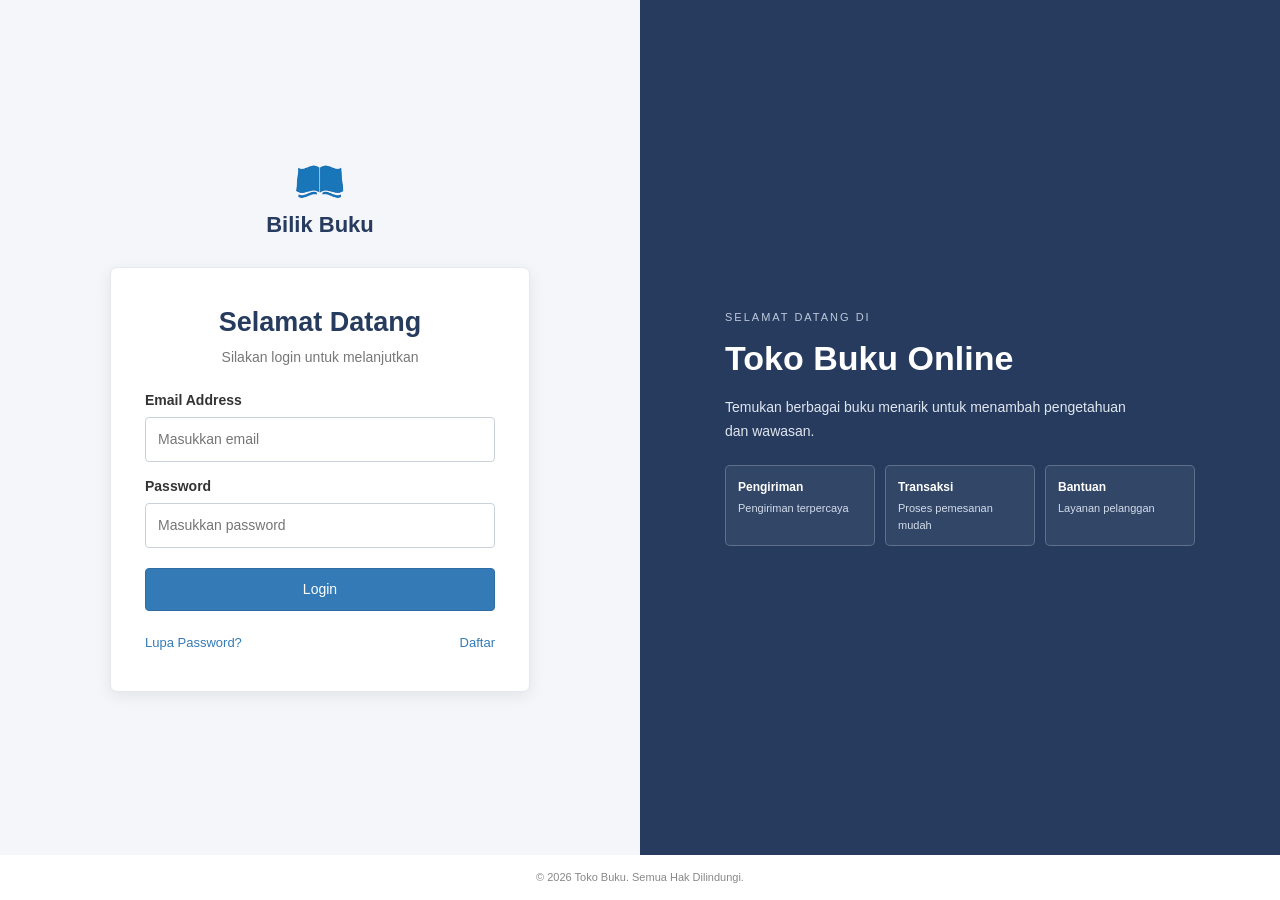
<file: TOKO_BUKU_UTS/index.html>
<!DOCTYPE html>
<html lang="id">
<head>
  <meta charset="UTF-8">
  <meta name="viewport" content="width=device-width, initial-scale=1.0">
  <title>Login - Bilik Buku</title>
  <link rel="stylesheet" href="./css/style.css">
  <script src="./js/data.js" defer></script>
  <script src="./js/script.js" defer></script>
</head>
<body class="login-page">
  <main class="login-layout">
    <!-- halaman login -->
    <section class="login-section">
      <header class="brand">
        <img src="./assets/toko buku.png" alt=""><br>
        <strong>Bilik Buku</strong>
      </header>
      <div class="login-box">
        <h1>Selamat Datang</h1>
        <p class="muted center">Silakan login untuk melanjutkan</p>
        <form id="formLogin">
          <label for="email">Email Address</label>
          <input type="email" id="email" name="email" placeholder="Masukkan email" required>
          <label for="pass">Password</label>
          <input type="password" id="pass" name="password" placeholder="Masukkan password" required>
          <button class="btn btn-primary full" type="submit">Login</button>
        </form>
        <div class="login-links">
          <button class="link-button" type="button" data-open-popup="popupLupaPassword">Lupa Password?</button>
          <button class="link-button" type="button" data-open-popup="popupDaftar">Daftar</button>
        </div>
      </div>
    </section>

    <!-- Halaman informasi -->
    <section class="info-section">
      <div class="info-content">
        <p class="eyebrow">SELAMAT DATANG DI</p>
        <h2>Toko Buku Online</h2>
        <p class="info-lead">Temukan berbagai buku menarik untuk menambah pengetahuan dan wawasan.</p>
        <br>
        <div class="service-list">
          <div class="service-item"><b>Pengiriman</b><span>Pengiriman terpercaya</span></div>
          <div class="service-item"><b>Transaksi</b><span>Proses pemesanan mudah</span></div>
          <div class="service-item"><b>Bantuan</b><span>Layanan pelanggan</span></div>
        </div>
      </div>
    </section>
  </main>
  <!-- Modal Lupa Password -->
  <div class="popup" id="popupLupaPassword" role="dialog" aria-modal="true" aria-labelledby="judulLupaPassword" aria-hidden="true">
    <div class="popup-box">
      <button class="popup-close" type="button" data-close-popup aria-label="Tutup">&times;</button>
      <h2 id="judulLupaPassword">Lupa Password</h2>
      <p class="muted">Masukkan email akun dan password baru Anda.</p>
      <form id="formLupaPassword">
        <label for="emailReset">Email Address</label>
        <input type="email" id="emailReset" placeholder="Masukkan email terdaftar" required>
        <label for="passwordBaru">Password Baru</label>
        <input type="password" id="passwordBaru" minlength="6" placeholder="Minimal 6 karakter" required>
        <label for="konfirmasiPassword">Konfirmasi Password</label>
        <input type="password" id="konfirmasiPassword" minlength="6" placeholder="Ulangi password baru" required>
        <button class="btn btn-primary full" type="submit">Simpan Password Baru</button>
      </form>
    </div>
  </div>

  <!-- Modal Daftar Akun -->
  <div class="popup" id="popupDaftar" role="dialog" aria-modal="true" aria-labelledby="judulDaftar" aria-hidden="true">
    <div class="popup-box">
      <button class="popup-close" type="button" data-close-popup aria-label="Tutup">&times;</button>
      <h2 id="judulDaftar">Daftar Akun Baru</h2>
      <p class="muted">Lengkapi data berikut untuk membuat akun pengguna.</p>
      <form id="formDaftar">
        <label for="namaDaftar">Nama Lengkap</label>
        <input type="text" id="namaDaftar" placeholder="Masukkan nama lengkap" required>
        <label for="emailDaftar">Email Address</label>
        <input type="email" id="emailDaftar" placeholder="Masukkan email aktif" required>
        <label for="passwordDaftar">Password</label>
        <input type="password" id="passwordDaftar" minlength="6" placeholder="Minimal 6 karakter" required>
        <label for="konfirmasiDaftar">Konfirmasi Password</label>
        <input type="password" id="konfirmasiDaftar" minlength="6" placeholder="Ulangi password" required>
        <button class="btn btn-primary full" type="submit">Daftar Sekarang</button>
      </form>
    </div>
  </div>

  <!-- footer -->
  <footer class="login-footer">© 2026 Toko Buku. Semua Hak Dilindungi.</footer>

</body>
</html>
</file>
<file: TOKO_BUKU_UTS/css/style.css>
/* Reset */
* {
    margin: 0;
    padding: 0;
    box-sizing: border-box;
}

:root {
    --navy: #263b5e;
    --blue: #337ab7;
    --light: #f4f6f9;
    --text: #333;
    --muted: #777;
    --border: #d9dee7;
}


/* style */
body {
    font-family: Arial, Helvetica, sans-serif;
    color: var(--text);
    background: var(--light);
    font-size: 14px;
    line-height: 1.5;
}

a {
    color: var(--blue);
    text-decoration: none;
}

button,
input,
select,
textarea {
    font: inherit;
}

button {
    cursor: pointer;
}

label {
    display: block;
    font-weight: bold;
    margin: 13px 0 6px;
}

input,
select,
textarea {
    width: 100%;
    padding: 11px 12px;
    border: 1px solid #cbd1da;
    border-radius: 4px;
    background: #fff;
    color: #333;
}

input:focus,
select:focus,
textarea:focus {
    outline: none;
    border-color: var(--blue);
    box-shadow: 0 0 0 2px rgba(51, 122, 183, .12);
}

.muted {
    color: var(--muted);
}

.center {
    text-align: center;
}

.small {
    font-size: 12px;
}

.hidden {
    display: none !important;
}


/* button */

.btn {
    display: inline-block;
    border: 1px solid transparent;
    border-radius: 4px;
    padding: 10px 15px;
    text-align: center;
}

.btn-primary {
    background: var(--blue);
    color: #fff;
    border-color: #2e6da4;
}

.btn-primary:hover {
    background: #286090;
}

.btn-light {
    background: #fff;
    color: #333;
    border-color: #ccc;
}

.btn-small {
    padding: 7px 11px;
    font-size: 12px;
}

.full {
    width: 100%;
}

.link-button {
    background: none;
    border: 0;
    color: var(--blue);
    font-size: 13px;
}

.link-button:hover {
    text-decoration: underline;
}

.action-btn {
    border: 0;
    background: none;
    color: var(--blue);
    margin-right: 8px;
}

.delete-btn {
    color: #b33;
}


/* login_page */

.login-page {
    background: #fff;
}

.login-layout {
    display: flex;
    min-height: calc(100vh - 45px);
}

.login-section,
.info-section {
    width: 50%;
    display: flex;
    flex-direction: column;
    justify-content: center;
    padding: 42px;
}

.login-section {
    align-items: center;
    background: #f5f6fa;
}

.brand {
    width: 100%;
    max-width: 420px;
    color: var(--navy);
    font-size: 22px;
    margin-bottom: 26px;
    text-align: center;
}

.brand img{
  width: 50px;
}

.brand-icon {
    font-size: 26px;
    margin-right: 8px;
}

.login-box {
    width: 100%;
    max-width: 420px;
    background: #fff;
    padding: 34px;
    border: 1px solid #e5e8ed;
    border-radius: 7px;
    box-shadow: 0 4px 16px rgba(0, 0, 0, .08);
}

.login-box h1 {
    text-align: center;
    color: var(--navy);
    font-size: 27px;
    margin-bottom: 5px;
}

.login-box > .muted {
    margin-bottom: 22px;
}

.login-box label {
    margin-top: 14px;
}

.login-box .btn {
    margin-top: 20px;
}

.login-links {
    display: flex;
    justify-content: space-between;
    align-items: center;
    gap: 12px;
    margin-top: 18px;
}

.login-links .link-button {
    padding: 4px 0;
}

.hint {
    text-align: center;
    color: #999;
    font-size: 11px;
    margin-top: 20px;
}

.info-section {
    background: var(--navy);
    color: #fff;
    align-items: center;
}

.info-content {
    max-width: 470px;
    width: 100%;
}

.eyebrow {
    font-size: 11px;
    letter-spacing: 2px;
    color: #bdc9da;
    margin-bottom: 8px;
}

.info-content h2 {
    font-size: 34px;
    margin-bottom: 12px;
}

.info-lead {
    color: #e0e6ef;
    line-height: 1.7;
    max-width: 410px;
}

.book-art {
    height: 165px;
    margin: 28px 0;
    background: rgba(255, 255, 255, .08);
    border: 1px solid rgba(255, 255, 255, .17);
    border-radius: 6px;
    display: flex;
    align-items: center;
    justify-content: center;
    gap: 5px;
    font-size: 90px;
    color: #f0c879;
}

.book-art span {
    font-size: 110px;
    color: #d9e3f0;
}

.service-list {
    display: grid;
    grid-template-columns: repeat(3, 1fr);
    gap: 10px;
}

.service-item {
    padding: 12px;
    border: 1px solid rgba(255, 255, 255, .22);
    border-radius: 5px;
    background: rgba(255, 255, 255, .06);
}

.service-item b,
.service-item span {
    display: block;
}

.service-item b {
    font-size: 12px;
}

.service-item span {
    font-size: 11px;
    color: #d3dceb;
    margin-top: 4px;
}

.login-footer {
    text-align: center;
    padding: 14px;
    color: #888;
    background: #fff;
    font-size: 11px;
}


/* PopUp */

.popup {
    display: none;
    position: fixed;
    inset: 0;
    background: rgba(0, 0, 0, .55);
    z-index: 1000;
    justify-content: center;
    align-items: center;
    padding: 18px;
}

.popup.show {
    display: flex;
}

.popup-box {
    position: relative;
    background: #fff;
    width: 100%;
    max-width: 410px;
    max-height: calc(100vh - 36px);
    overflow-y: auto;
    padding: 30px;
    border-radius: 7px;
    box-shadow: 0 8px 28px rgba(0, 0, 0, .25);
}

.popup-box h2 {
    color: var(--navy);
    margin-bottom: 7px;
}

.popup-box p {
    margin-bottom: 14px;
}

.popup-close {
    position: absolute;
    right: 13px;
    top: 10px;
    border: 0;
    background: transparent;
    font-size: 24px;
    color: #666;
}

.popup-box .btn {
    margin-top: 17px;
}

.popup-box form label:first-of-type {
    margin-top: 10px;
}

.popup-box .muted {
    color: var(--muted);
}

@media (max-width: 760px) {
    .login-layout { flex-direction: column; }
    .login-section, .info-section { width: 100%; padding: 30px 20px; }
    .info-content h2 { font-size: 28px; }
    .service-list { grid-template-columns: 1fr; }
    .login-footer { padding: 12px; }
    .popup-box { padding: 25px 22px; }
}


/* =========================================================
   7. TOPBAR & APPLICATION LAYOUT
   ========================================================= */

.topbar {
    height: 58px;
    background: var(--navy);
    color: #fff;
    display: flex;
    align-items: center;
    justify-content: space-between;
    padding: 0 25px;
}

.top-brand {
    color: #fff;
    font-size: 19px;
    font-weight: bold;
}

.top-right {
    display: flex;
    align-items: center;
    gap: 15px;
}

.app-layout {
    display: flex;
    min-height: calc(100vh - 58px);
}


/* sideBar */

.sidebar {
    width: 235px;
    flex-shrink: 0;
    background: #fff;
    border-right: 1px solid var(--border);
    padding: 22px 13px;
}

.side-title {
    font-size: 11px;
    color: #999;
    font-weight: bold;
    padding: 0 12px 12px;
}

.sidebar a {
    display: block;
    color: #444;
    padding: 11px 12px;
    border-radius: 4px;
    margin-bottom: 4px;
}

.sidebar a:hover,
.sidebar a.active {
    background: #eaf1f8;
    color: var(--navy);
    font-weight: bold;
}


/* Main Page */

.page-content {
    padding: 28px;
    width: calc(100% - 235px);
    max-width: 1500px;
    margin: 0 auto;
}

.page-heading {
    display: flex;
    align-items: center;
    justify-content: space-between;
    margin-bottom: 22px;
}

.page-heading h1 {
    font-size: 25px;
    color: var(--navy);
}

.date-label {
    color: #777;
    font-size: 12px;
}


/* Statistik Dasboard */

.stats-grid {
    display: grid;
    grid-template-columns: repeat(4, 1fr);
    gap: 15px;
    margin-bottom: 20px;
}

.stat-card,
.panel {
    background: #fff;
    border: 1px solid var(--border);
    border-radius: 5px;
}

.stat-card {
    padding: 19px;
}

.stat-card span {
    display: block;
    color: #777;
    font-size: 13px;
}

.stat-card strong {
    display: block;
    font-size: 25px;
    color: var(--navy);
    margin-top: 7px;
}


/* report */

.panel {
    padding: 22px;
    margin-bottom: 20px;
}

.panel h2 {
    font-size: 18px;
    color: var(--navy);
    margin-bottom: 15px;
}

.panel-heading {
    display: flex;
    justify-content: space-between;
    align-items: center;
    margin-bottom: 12px;
}

.panel-heading h2 {
    margin: 0;
}

.report-summary {
    display: flex;
    gap: 50px;
    margin-top: 18px;
}

.report-summary span,
.report-summary b {
    display: block;
}

.report-summary span {
    color: #777;
    font-size: 12px;
}

.report-summary b {
    font-size: 20px;
    color: var(--navy);
}


/* tabel */

.table-wrap {
    width: 100%;
    overflow-x: auto;
    margin-top: 15px;
}

table {
    width: 100%;
    border-collapse: collapse;
    min-width: 550px;
}

th,
td {
    text-align: left;
    padding: 11px 12px;
    border-bottom: 1px solid #e5e8ed;
}

th {
    background: #f3f5f8;
    color: #444;
    font-size: 12px;
}

td {
    font-size: 13px;
}

.empty {
    text-align: center;
    color: #888;
    padding: 24px;
}


/* toolbar form */

.toolbar {
    display: flex;
    justify-content: space-between;
    gap: 12px;
    margin-bottom: 18px;
}

.toolbar input {
    max-width: 360px;
}

.inline-form {
    display: grid;
    grid-template-columns: repeat(2, minmax(0, 1fr));
    gap: 12px;
    padding: 18px;
    background: #f7f8fa;
    border: 1px solid var(--border);
    border-radius: 5px;
    margin-bottom: 18px;
}

.inline-form label {
    margin-top: 0;
}

.form-actions {
    display: flex;
    align-items: end;
    gap: 8px;
}


/* Katalog buku */

.book-cell {
    display: flex;
    align-items: center;
    gap: 10px;
    min-width: 210px;
}

.book-cover-small {
    width: 42px;
    height: 58px;
    object-fit: cover;
    border-radius: 3px;
    border: 1px solid var(--border);
    background: #f5f5f5;
}

.book-cell span {
    font-weight: 600;
}

.qty-edit {
    width: 68px;
    padding: 7px 8px;
}


/* tracking */

.checkout-grid {
    display: grid;
    grid-template-columns: 1fr 1fr;
    gap: 18px;
}

.checkout-grid .panel {
    margin: 0;
}

.order-add {
    display: grid;
    grid-template-columns: 1fr 75px auto;
    gap: 8px;
    margin: 12px 0;
}

.total-line {
    display: flex;
    justify-content: space-between;
    align-items: center;
    border-top: 1px solid var(--border);
    padding: 18px 0;
    margin-top: 12px;
}

.total-line strong {
    font-size: 21px;
    color: var(--navy);
}


/* tracking */

.tracking-search {
    display: flex;
    align-items: end;
    gap: 12px;
    max-width: 650px;
}

.tracking-search > div {
    flex: 1;
}

.tracking-result {
    margin-top: 25px;
    border-top: 1px solid var(--border);
    padding-top: 20px;
}

.tracking-details {
    display: grid;
    grid-template-columns: repeat(2, 1fr);
    gap: 12px;
    margin: 16px 0;
}

.detail-item {
    background: #f7f8fa;
    padding: 12px;
    border-radius: 4px;
}

.detail-item span {
    display: block;
    color: #777;
    font-size: 11px;
}

.detail-item b {
    display: block;
    margin-top: 3px;
}

.progress-list {
    display: flex;
    justify-content: space-between;
    gap: 8px;
    margin-top: 25px;
}

.progress-step {
    flex: 1;
    text-align: center;
    color: #999;
    font-size: 12px;
    border-top: 4px solid #ddd;
    padding-top: 10px;
}

.progress-step.done {
    border-color: #4a9b68;
    color: #34794d;
    font-weight: bold;
}


/* time line Tracking  */

.timeline-title {
    margin-top: 24px;
    color: var(--navy);
    font-size: 16px;
}

.tracking-timeline {
    list-style: none;
    margin: 14px 0 0 8px;
    padding: 0 0 0 20px;
    border-left: 2px solid #d9e1eb;
}

.tracking-timeline li {
    position: relative;
    padding: 0 0 18px 10px;
}

.tracking-timeline li::before {
    content: "";
    position: absolute;
    left: -27px;
    top: 4px;
    width: 10px;
    height: 10px;
    border-radius: 50%;
    background: var(--blue);
    border: 2px solid #fff;
    box-shadow: 0 0 0 1px var(--blue);
}

.tracking-timeline li b,
.tracking-timeline li span {
    display: block;
}

.tracking-timeline li b {
    font-size: 12px;
    color: var(--navy);
    margin-bottom: 3px;
}

.tracking-timeline li span {
    color: #555;
}
</file>
